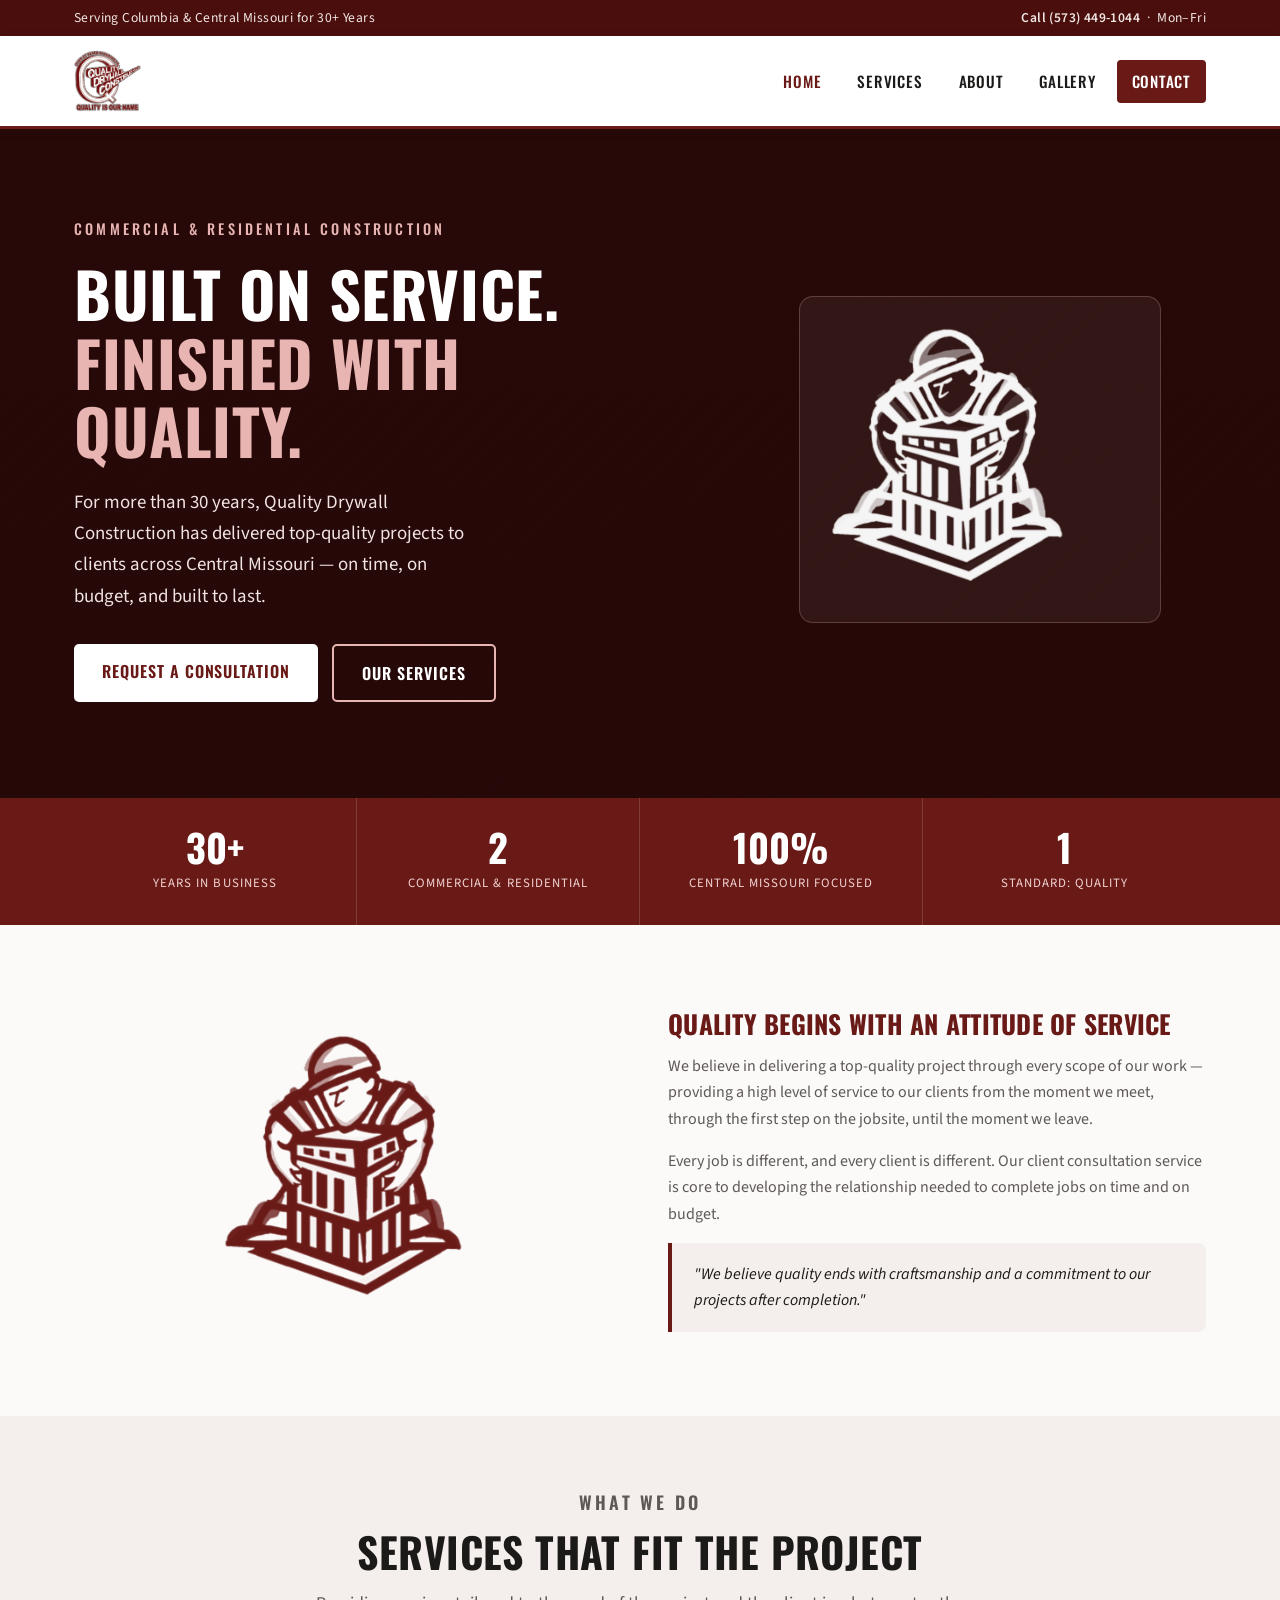
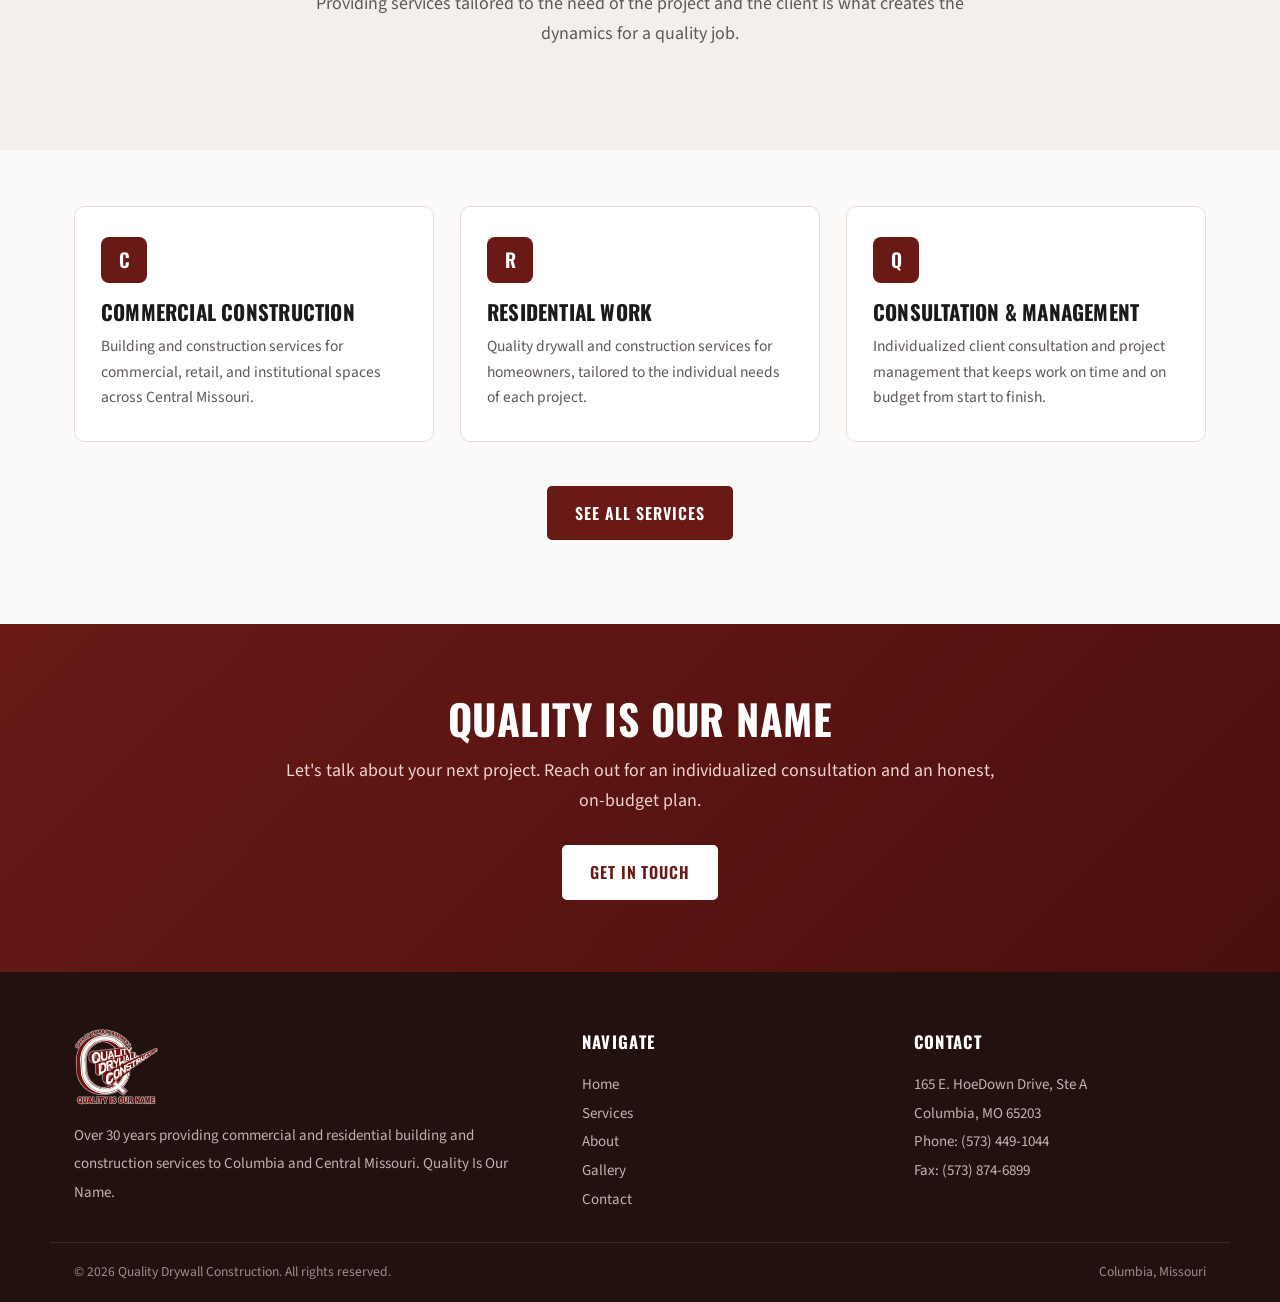
<file: index.html>
<!DOCTYPE html>
<html lang="en">
<head>
<meta charset="UTF-8">
<meta name="viewport" content="width=device-width, initial-scale=1.0">
<title>Quality Drywall Construction — Columbia, MO | Quality Is Our Name</title>
<meta name="description" content="Quality Drywall Construction in Columbia, MO. Over 30 years providing commercial and residential building and construction services in Central Missouri. Quality Is Our Name.">
<link rel="preconnect" href="https://fonts.googleapis.com">
<link rel="preconnect" href="https://fonts.gstatic.com" crossorigin>
<link href="https://fonts.googleapis.com/css2?family=Oswald:wght@400;500;600;700&family=Source+Sans+3:wght@400;500;600;700&display=swap" rel="stylesheet">
<link rel="stylesheet" href="css/styles.css">
</head>
<body>

<div class="topbar">
  <div class="wrap">
    <span>Serving Columbia &amp; Central Missouri for 30+ Years</span>
    <span><a href="tel:+15734491044">Call (573) 449-1044</a> &nbsp;·&nbsp; Mon–Fri</span>
  </div>
</div>

<header class="site">
  <div class="nav-wrap">
    <a href="index.html" class="brand-lockup">
      <img src="image/logo.png" alt="Quality Drywall Construction — Quality Is Our Name">
    </a>
    <button class="menu-toggle" aria-label="Menu"><span></span><span></span><span></span></button>
    <nav class="main" id="nav">
      <a href="index.html" class="active">Home</a>
      <a href="services.html">Services</a>
      <a href="about.html">About</a>
      <a href="gallery.html">Gallery</a>
      <a href="contact.html" class="cta">Contact</a>
    </nav>
  </div>
</header>

<section class="hero">
  <div class="wrap">
    <div class="hero-copy">
      <p class="eyebrow">Commercial &amp; Residential Construction</p>
      <h1>Built On Service.<span class="accent">Finished With Quality.</span></h1>
      <p class="lead">For more than 30 years, Quality Drywall Construction has delivered top-quality projects to clients across Central Missouri — on time, on budget, and built to last.</p>
      <div class="hero-cta">
        <a href="contact.html" class="btn btn-primary">Request a Consultation</a>
        <a href="services.html" class="btn btn-outline">Our Services</a>
      </div>
    </div>
    <div class="hero-mark">
      <div class="badge"><img class="invert" src="image/icon.png" alt=""></div>
    </div>
  </div>
</section>

<div class="stats">
  <div class="wrap">
    <div class="stat"><div class="num">30+</div><div class="lbl">Years in Business</div></div>
    <div class="stat"><div class="num">2</div><div class="lbl">Commercial &amp; Residential</div></div>
    <div class="stat"><div class="num">100%</div><div class="lbl">Central Missouri Focused</div></div>
    <div class="stat"><div class="num">1</div><div class="lbl">Standard: Quality</div></div>
  </div>
</div>

<section class="block">
  <div class="intro-grid">
    <div class="icon-col"><img src="image/icon.png" alt="Quality Drywall craftsman at work"></div>
    <div class="intro-copy">
      <h3>Quality Begins With an Attitude of Service</h3>
      <p>We believe in delivering a top-quality project through every scope of our work — providing a high level of service to our clients from the moment we meet, through the first step on the jobsite, until the moment we leave.</p>
      <p>Every job is different, and every client is different. Our client consultation service is core to developing the relationship needed to complete jobs on time and on budget.</p>
      <div class="creed">"We believe quality ends with craftsmanship and a commitment to our projects after completion."</div>
    </div>
  </div>
</section>

<div class="cta-band soft">
  <div class="wrap">
    <p class="kicker">What We Do</p>
    <h2>Services That Fit the Project</h2>
    <p>Providing services tailored to the need of the project and the client is what creates the dynamics for a quality job.</p>
  </div>
</div>

<section class="block" style="padding-top:56px;">
  <div class="svc-grid">
    <div class="svc-card"><span class="tag">C</span><h3>Commercial Construction</h3><p>Building and construction services for commercial, retail, and institutional spaces across Central Missouri.</p></div>
    <div class="svc-card"><span class="tag">R</span><h3>Residential Work</h3><p>Quality drywall and construction services for homeowners, tailored to the individual needs of each project.</p></div>
    <div class="svc-card"><span class="tag">Q</span><h3>Consultation &amp; Management</h3><p>Individualized client consultation and project management that keeps work on time and on budget from start to finish.</p></div>
  </div>
  <div style="text-align:center;margin-top:44px;">
    <a href="services.html" class="btn btn-brand">See All Services</a>
  </div>
</section>

<div class="cta-band">
  <div class="wrap">
    <h2>Quality Is Our Name</h2>
    <p>Let's talk about your next project. Reach out for an individualized consultation and an honest, on-budget plan.</p>
    <a href="contact.html" class="btn btn-primary">Get In Touch</a>
  </div>
</div>

<footer class="site">
  <div class="wrap">
    <div>
      <img src="image/logo.png" alt="Quality Drywall Construction" class="flogo">
      <p>Over 30 years providing commercial and residential building and construction services to Columbia and Central Missouri. Quality Is Our Name.</p>
    </div>
    <div>
      <h4>Navigate</h4>
      <ul><li><a href="index.html">Home</a></li><li><a href="services.html">Services</a></li><li><a href="about.html">About</a></li><li><a href="gallery.html">Gallery</a></li><li><a href="contact.html">Contact</a></li></ul>
    </div>
    <div>
      <h4>Contact</h4>
      <ul><li>165 E. HoeDown Drive, Ste A</li><li>Columbia, MO 65203</li><li><a href="tel:+15734491044">Phone: (573) 449-1044</a></li><li>Fax: (573) 874-6899</li></ul>
    </div>
  </div>
  <div class="footer-bottom">
    <span>&copy; <span id="yr"></span> Quality Drywall Construction. All rights reserved.</span>
    <span>Columbia, Missouri</span>
  </div>
</footer>

<script src="js/main.js"></script>
</body>
</html>
</file>
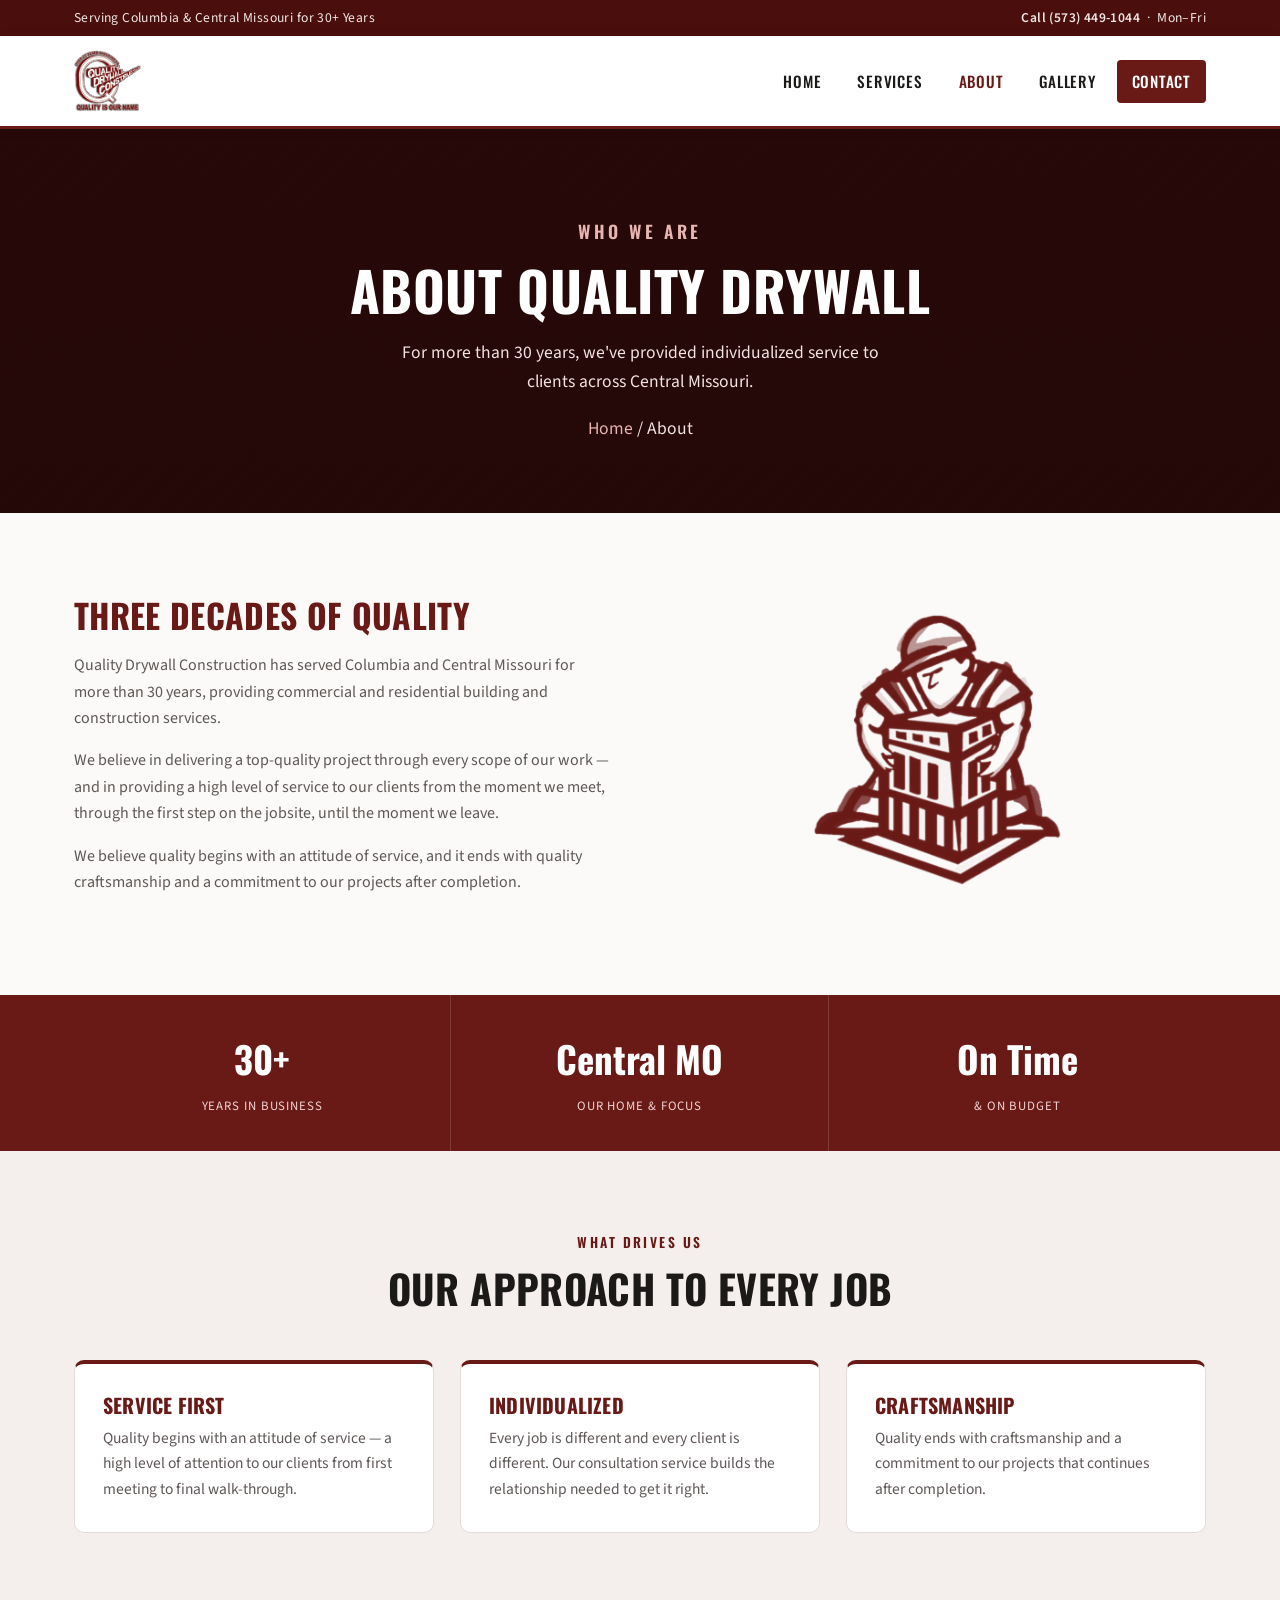
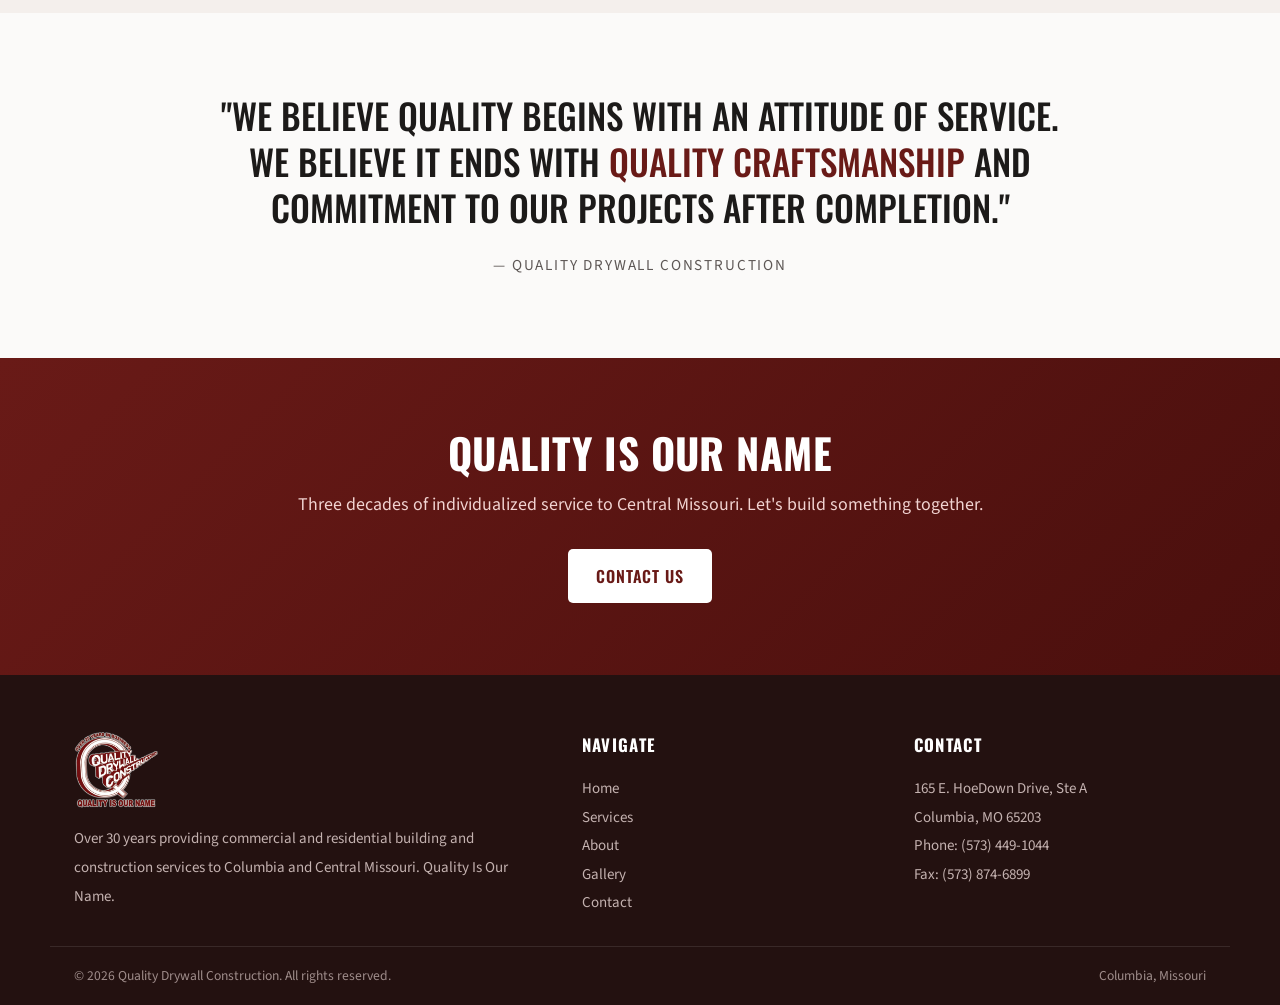
<file: about.html>
<!DOCTYPE html>
<html lang="en">
<head>
<meta charset="UTF-8">
<meta name="viewport" content="width=device-width, initial-scale=1.0">
<title>About — Quality Drywall Construction | Columbia, MO</title>
<meta name="description" content="Quality Drywall Construction has served Central Missouri for over 30 years. Learn about our philosophy of service, craftsmanship, and individualized client relationships.">
<link rel="preconnect" href="https://fonts.googleapis.com">
<link rel="preconnect" href="https://fonts.gstatic.com" crossorigin>
<link href="https://fonts.googleapis.com/css2?family=Oswald:wght@400;500;600;700&family=Source+Sans+3:wght@400;500;600;700&display=swap" rel="stylesheet">
<link rel="stylesheet" href="css/styles.css">
</head>
<body>

<div class="topbar"><div class="wrap"><span>Serving Columbia &amp; Central Missouri for 30+ Years</span><span><a href="tel:+15734491044">Call (573) 449-1044</a> &nbsp;·&nbsp; Mon–Fri</span></div></div>

<header class="site">
  <div class="nav-wrap">
    <a href="index.html" class="brand-lockup"><img src="image/logo.png" alt="Quality Drywall Construction — Quality Is Our Name"></a>
    <button class="menu-toggle" aria-label="Menu"><span></span><span></span><span></span></button>
    <nav class="main" id="nav">
      <a href="index.html">Home</a>
      <a href="services.html">Services</a>
      <a href="about.html" class="active">About</a>
      <a href="gallery.html">Gallery</a>
      <a href="contact.html" class="cta">Contact</a>
    </nav>
  </div>
</header>

<section class="pagehead">
  <p class="kicker">Who We Are</p>
  <h1>About Quality Drywall</h1>
  <p>For more than 30 years, we've provided individualized service to clients across Central Missouri.</p>
  <p class="crumbs"><a href="index.html">Home</a> / About</p>
</section>

<section class="block">
  <div class="story">
    <div>
      <h2>Three Decades of Quality</h2>
      <p>Quality Drywall Construction has served Columbia and Central Missouri for more than 30 years, providing commercial and residential building and construction services.</p>
      <p>We believe in delivering a top-quality project through every scope of our work — and in providing a high level of service to our clients from the moment we meet, through the first step on the jobsite, until the moment we leave.</p>
      <p>We believe quality begins with an attitude of service, and it ends with quality craftsmanship and a commitment to our projects after completion.</p>
    </div>
    <div class="icon-col"><img src="image/icon.png" alt="Quality Drywall craftsman at work"></div>
  </div>
</section>

<div class="factbar">
  <div class="wrap">
    <div class="fact"><div class="num">30+</div><div class="lbl">Years in Business</div></div>
    <div class="fact"><div class="num">Central MO</div><div class="lbl">Our Home &amp; Focus</div></div>
    <div class="fact"><div class="num">On Time</div><div class="lbl">&amp; On Budget</div></div>
  </div>
</div>

<div class="values">
  <div class="inner">
    <div class="values-head">
      <p class="kicker">What Drives Us</p>
      <h2>Our Approach to Every Job</h2>
    </div>
    <div class="vgrid">
      <div class="vcard"><h3>Service First</h3><p>Quality begins with an attitude of service — a high level of attention to our clients from first meeting to final walk-through.</p></div>
      <div class="vcard"><h3>Individualized</h3><p>Every job is different and every client is different. Our consultation service builds the relationship needed to get it right.</p></div>
      <div class="vcard"><h3>Craftsmanship</h3><p>Quality ends with craftsmanship and a commitment to our projects that continues after completion.</p></div>
    </div>
  </div>
</div>

<div class="creed-band">
  <blockquote>"We believe quality begins with an attitude of service. We believe it ends with <span class="hl">quality craftsmanship</span> and commitment to our projects after completion."</blockquote>
  <cite>— Quality Drywall Construction</cite>
</div>

<div class="cta-band">
  <div class="wrap">
    <h2>Quality Is Our Name</h2>
    <p>Three decades of individualized service to Central Missouri. Let's build something together.</p>
    <a href="contact.html" class="btn btn-primary">Contact Us</a>
  </div>
</div>

<footer class="site">
  <div class="wrap">
    <div><img src="image/logo.png" alt="Quality Drywall Construction" class="flogo"><p>Over 30 years providing commercial and residential building and construction services to Columbia and Central Missouri. Quality Is Our Name.</p></div>
    <div><h4>Navigate</h4><ul><li><a href="index.html">Home</a></li><li><a href="services.html">Services</a></li><li><a href="about.html">About</a></li><li><a href="gallery.html">Gallery</a></li><li><a href="contact.html">Contact</a></li></ul></div>
    <div><h4>Contact</h4><ul><li>165 E. HoeDown Drive, Ste A</li><li>Columbia, MO 65203</li><li><a href="tel:+15734491044">Phone: (573) 449-1044</a></li><li>Fax: (573) 874-6899</li></ul></div>
  </div>
  <div class="footer-bottom"><span>&copy; <span id="yr"></span> Quality Drywall Construction. All rights reserved.</span><span>Columbia, Missouri</span></div>
</footer>

<script src="js/main.js"></script>
</body>
</html>
</file>
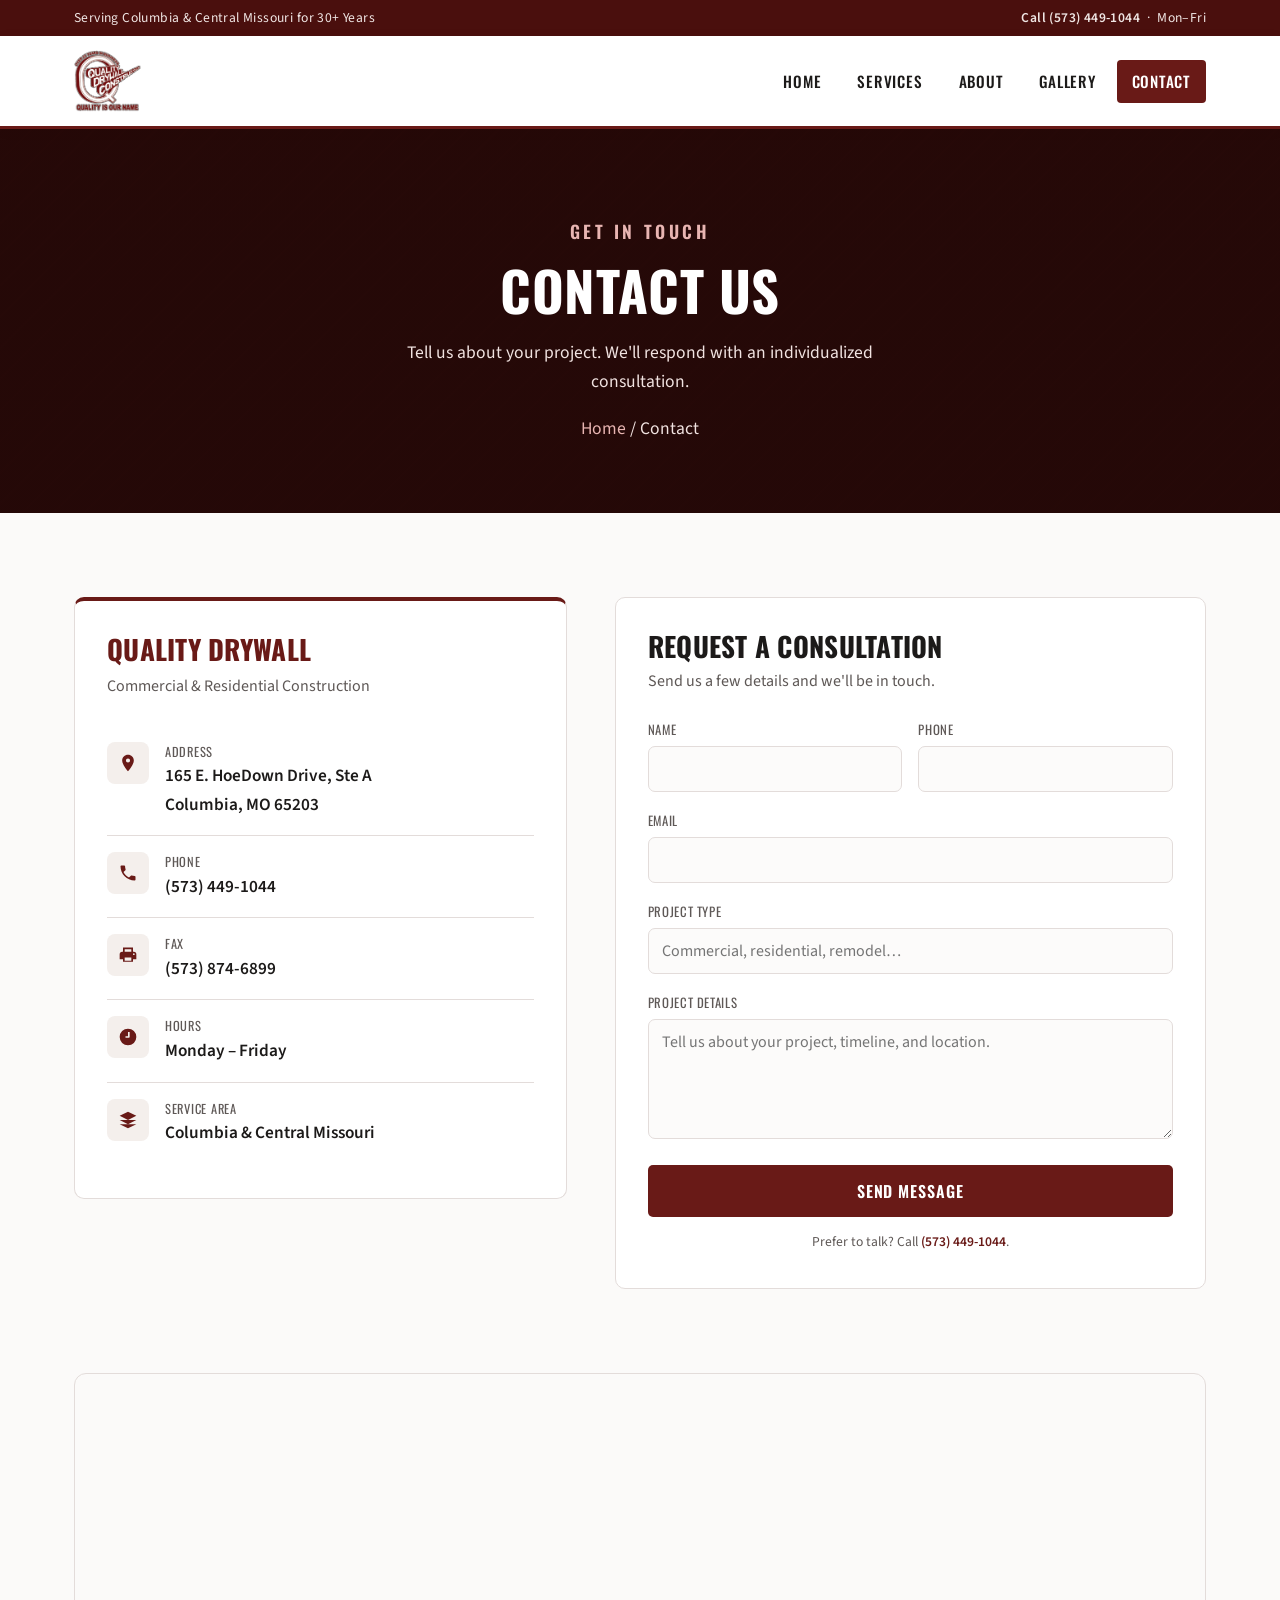
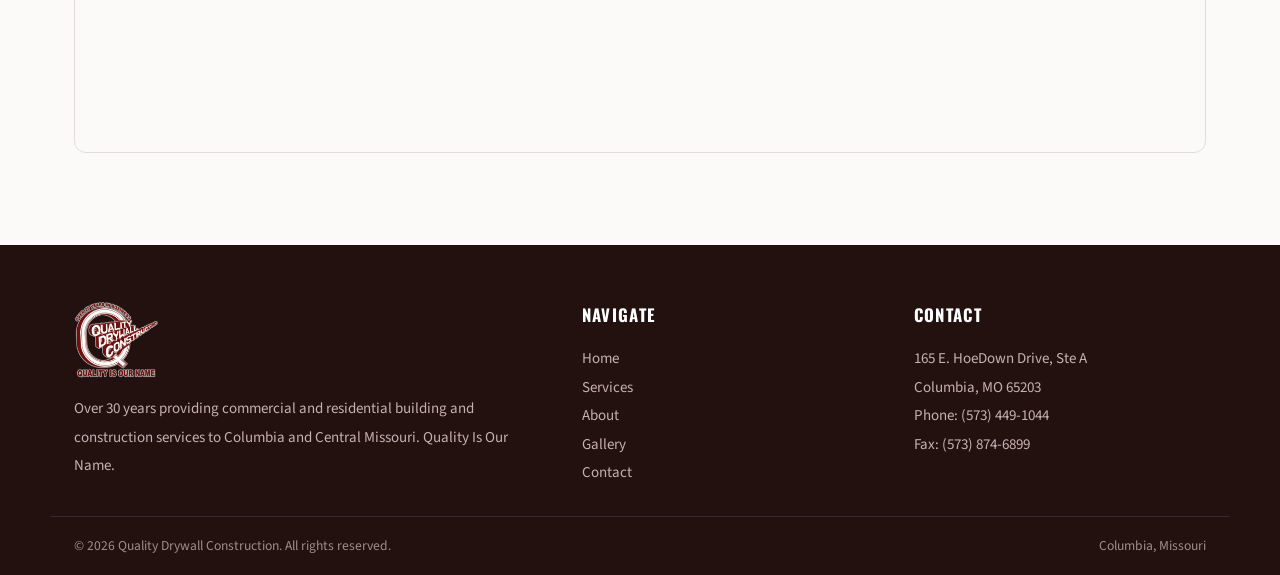
<file: contact.html>
<!DOCTYPE html>
<html lang="en">
<head>
<meta charset="UTF-8">
<meta name="viewport" content="width=device-width, initial-scale=1.0">
<title>Contact — Quality Drywall Construction | Columbia, MO</title>
<meta name="description" content="Contact Quality Drywall Construction in Columbia, MO. Call (573) 449-1044. 165 E. HoeDown Drive, Ste A, Columbia, MO 65203. Serving Central Missouri.">
<link rel="preconnect" href="https://fonts.googleapis.com">
<link rel="preconnect" href="https://fonts.gstatic.com" crossorigin>
<link href="https://fonts.googleapis.com/css2?family=Oswald:wght@400;500;600;700&family=Source+Sans+3:wght@400;500;600;700&display=swap" rel="stylesheet">
<link rel="stylesheet" href="css/styles.css">
</head>
<body>

<div class="topbar"><div class="wrap"><span>Serving Columbia &amp; Central Missouri for 30+ Years</span><span><a href="tel:+15734491044">Call (573) 449-1044</a> &nbsp;·&nbsp; Mon–Fri</span></div></div>

<header class="site">
  <div class="nav-wrap">
    <a href="index.html" class="brand-lockup"><img src="image/logo.png" alt="Quality Drywall Construction — Quality Is Our Name"></a>
    <button class="menu-toggle" aria-label="Menu"><span></span><span></span><span></span></button>
    <nav class="main" id="nav">
      <a href="index.html">Home</a>
      <a href="services.html">Services</a>
      <a href="about.html">About</a>
      <a href="gallery.html">Gallery</a>
      <a href="contact.html" class="cta active">Contact</a>
    </nav>
  </div>
</header>

<section class="pagehead">
  <p class="kicker">Get In Touch</p>
  <h1>Contact Us</h1>
  <p>Tell us about your project. We'll respond with an individualized consultation.</p>
  <p class="crumbs"><a href="index.html">Home</a> / Contact</p>
</section>

<section class="block">
  <div class="contact-grid">
    <div class="info-card">
      <h2>Quality Drywall</h2>
      <p class="tag">Commercial &amp; Residential Construction</p>

      <div class="info-item">
        <div class="ic"><svg viewBox="0 0 24 24"><path d="M12 2C8.1 2 5 5.1 5 9c0 5.2 7 13 7 13s7-7.8 7-13c0-3.9-3.1-7-7-7zm0 9.5A2.5 2.5 0 1 1 12 6.5a2.5 2.5 0 0 1 0 5z"/></svg></div>
        <div><div class="label">Address</div><div class="val">165 E. HoeDown Drive, Ste A<br>Columbia, MO 65203</div></div>
      </div>

      <div class="info-item">
        <div class="ic"><svg viewBox="0 0 24 24"><path d="M6.6 10.8c1.4 2.8 3.8 5.1 6.6 6.6l2.2-2.2c.3-.3.7-.4 1-.2 1.1.4 2.3.6 3.6.6.6 0 1 .4 1 1V20c0 .6-.4 1-1 1C10.6 21 3 13.4 3 4c0-.6.4-1 1-1h3.5c.6 0 1 .4 1 1 0 1.2.2 2.4.6 3.6.1.4 0 .8-.2 1l-2.3 2.2z"/></svg></div>
        <div><div class="label">Phone</div><div class="val"><a href="tel:+15734491044">(573) 449-1044</a></div></div>
      </div>

      <div class="info-item">
        <div class="ic"><svg viewBox="0 0 24 24"><path d="M19 8h-1V3H6v5H5a3 3 0 0 0-3 3v6h4v3h12v-3h4v-6a3 3 0 0 0-3-3zM8 5h8v3H8V5zm8 14H8v-4h8v4zm3-7a1 1 0 1 1 0-2 1 1 0 0 1 0 2z"/></svg></div>
        <div><div class="label">Fax</div><div class="val">(573) 874-6899</div></div>
      </div>

      <div class="info-item">
        <div class="ic"><svg viewBox="0 0 24 24"><path d="M12 2a10 10 0 1 0 0 20 10 10 0 0 0 0-20zm1 11h-4v-2h3V6h2v6a1 1 0 0 1-1 1z"/></svg></div>
        <div><div class="label">Hours</div><div class="val">Monday – Friday</div></div>
      </div>

      <div class="info-item">
        <div class="ic"><svg viewBox="0 0 24 24"><path d="M12 2 2 7l10 5 10-5-10-5zM2 17l10 5 10-5M2 12l10 5 10-5"/></svg></div>
        <div><div class="label">Service Area</div><div class="val">Columbia &amp; Central Missouri</div></div>
      </div>
    </div>

    <div class="form-card">
      <h2>Request a Consultation</h2>
      <p class="tag">Send us a few details and we'll be in touch.</p>
      <form name="contact" method="POST" data-netlify="true" netlify-honeypot="bot-field" action="/thanks.html">
        <input type="hidden" name="form-name" value="contact">
        <p class="hp"><label>Don't fill this out: <input name="bot-field"></label></p>
        <div class="two">
          <div class="field"><label for="name">Name</label><input type="text" id="name" name="name" required></div>
          <div class="field"><label for="phone">Phone</label><input type="tel" id="phone" name="phone"></div>
        </div>
        <div class="field"><label for="email">Email</label><input type="email" id="email" name="email" required></div>
        <div class="field"><label for="ptype">Project Type</label><input type="text" id="ptype" name="project_type" placeholder="Commercial, residential, remodel…"></div>
        <div class="field"><label for="msg">Project Details</label><textarea id="msg" name="message" placeholder="Tell us about your project, timeline, and location."></textarea></div>
        <button type="submit" class="btn btn-brand" style="width:100%;">Send Message</button>
        <p class="form-foot">Prefer to talk? Call <a href="tel:+15734491044" style="color:var(--brand);font-weight:600;">(573) 449-1044</a>.</p>
      </form>
    </div>
  </div>
</section>

<div class="map-band">
  <iframe
    title="Quality Drywall Construction location"
    src="https://www.google.com/maps?q=165+E+HoeDown+Dr,+Columbia,+MO+65203&output=embed"
    loading="lazy" referrerpolicy="no-referrer-when-downgrade"></iframe>
</div>

<footer class="site">
  <div class="wrap">
    <div><img src="image/logo.png" alt="Quality Drywall Construction" class="flogo"><p>Over 30 years providing commercial and residential building and construction services to Columbia and Central Missouri. Quality Is Our Name.</p></div>
    <div><h4>Navigate</h4><ul><li><a href="index.html">Home</a></li><li><a href="services.html">Services</a></li><li><a href="about.html">About</a></li><li><a href="gallery.html">Gallery</a></li><li><a href="contact.html">Contact</a></li></ul></div>
    <div><h4>Contact</h4><ul><li>165 E. HoeDown Drive, Ste A</li><li>Columbia, MO 65203</li><li><a href="tel:+15734491044">Phone: (573) 449-1044</a></li><li>Fax: (573) 874-6899</li></ul></div>
  </div>
  <div class="footer-bottom"><span>&copy; <span id="yr"></span> Quality Drywall Construction. All rights reserved.</span><span>Columbia, Missouri</span></div>
</footer>

<script src="js/main.js"></script>
</body>
</html>
</file>
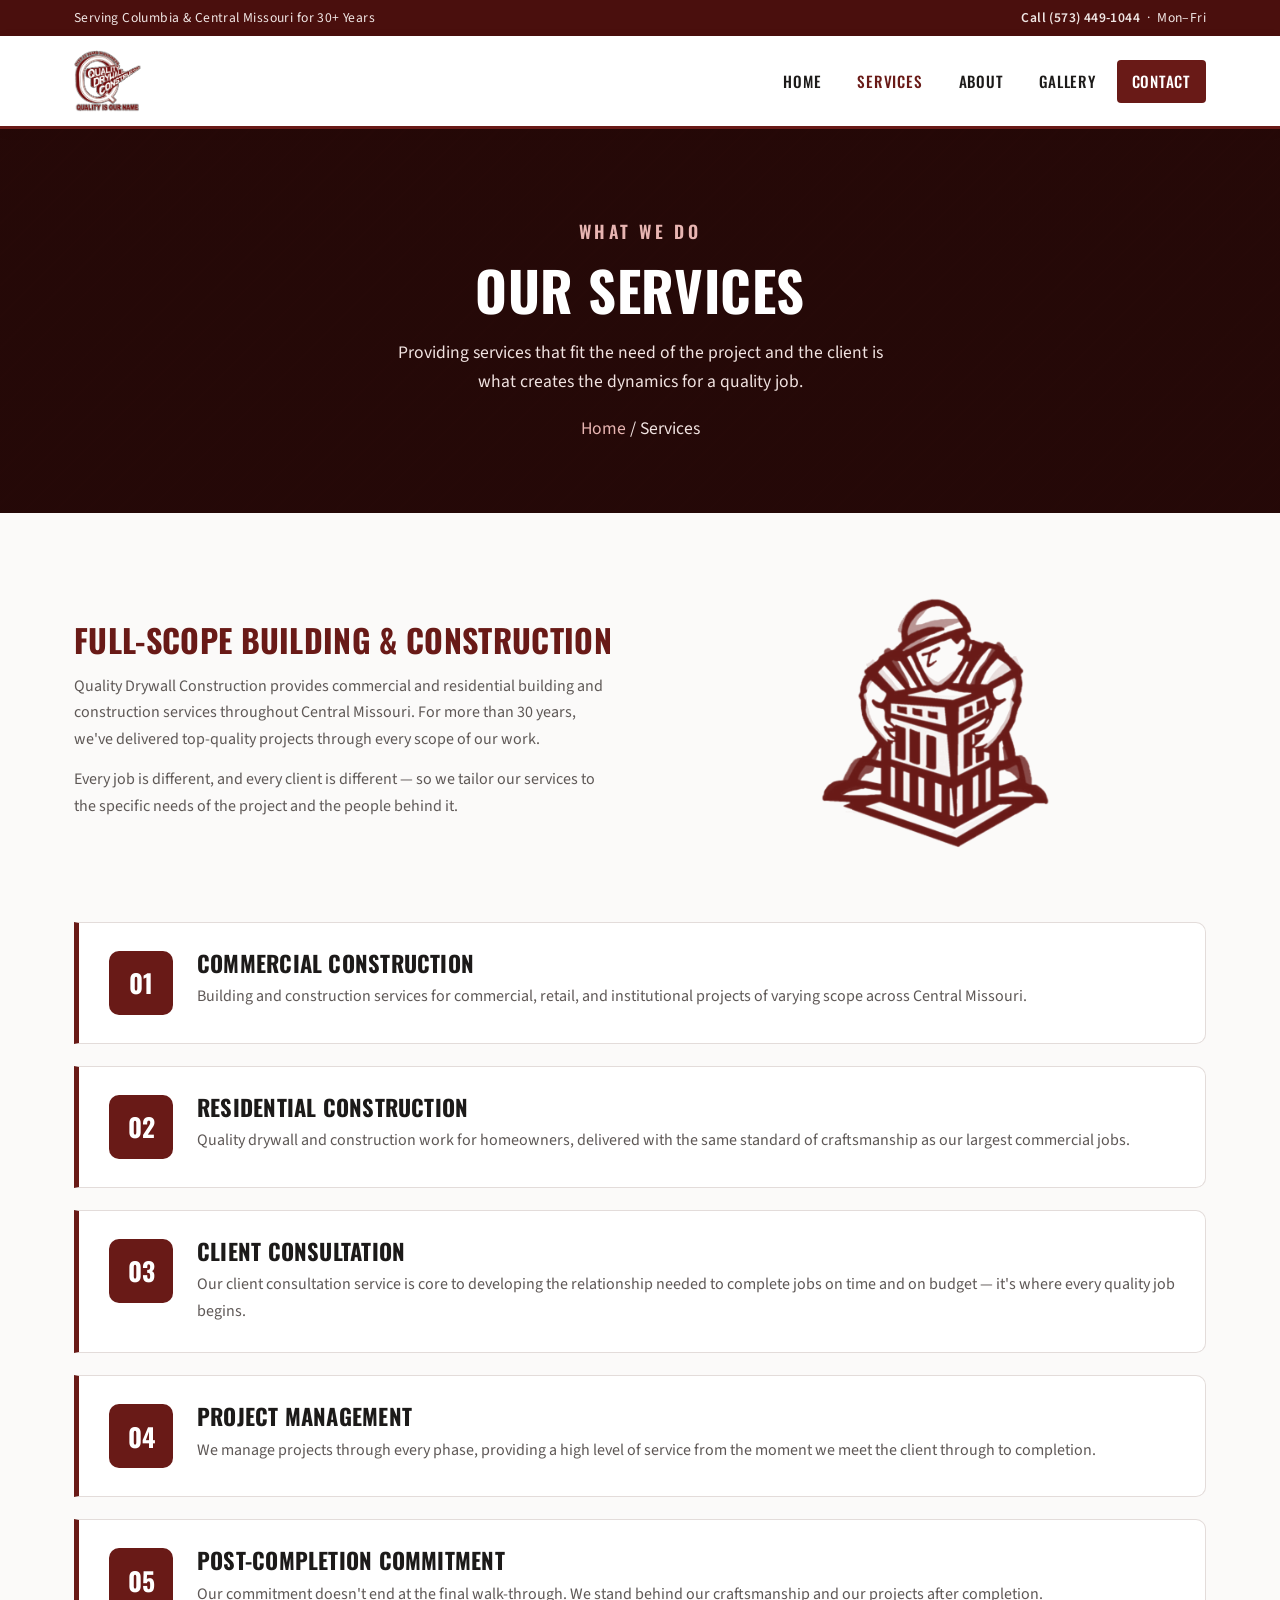
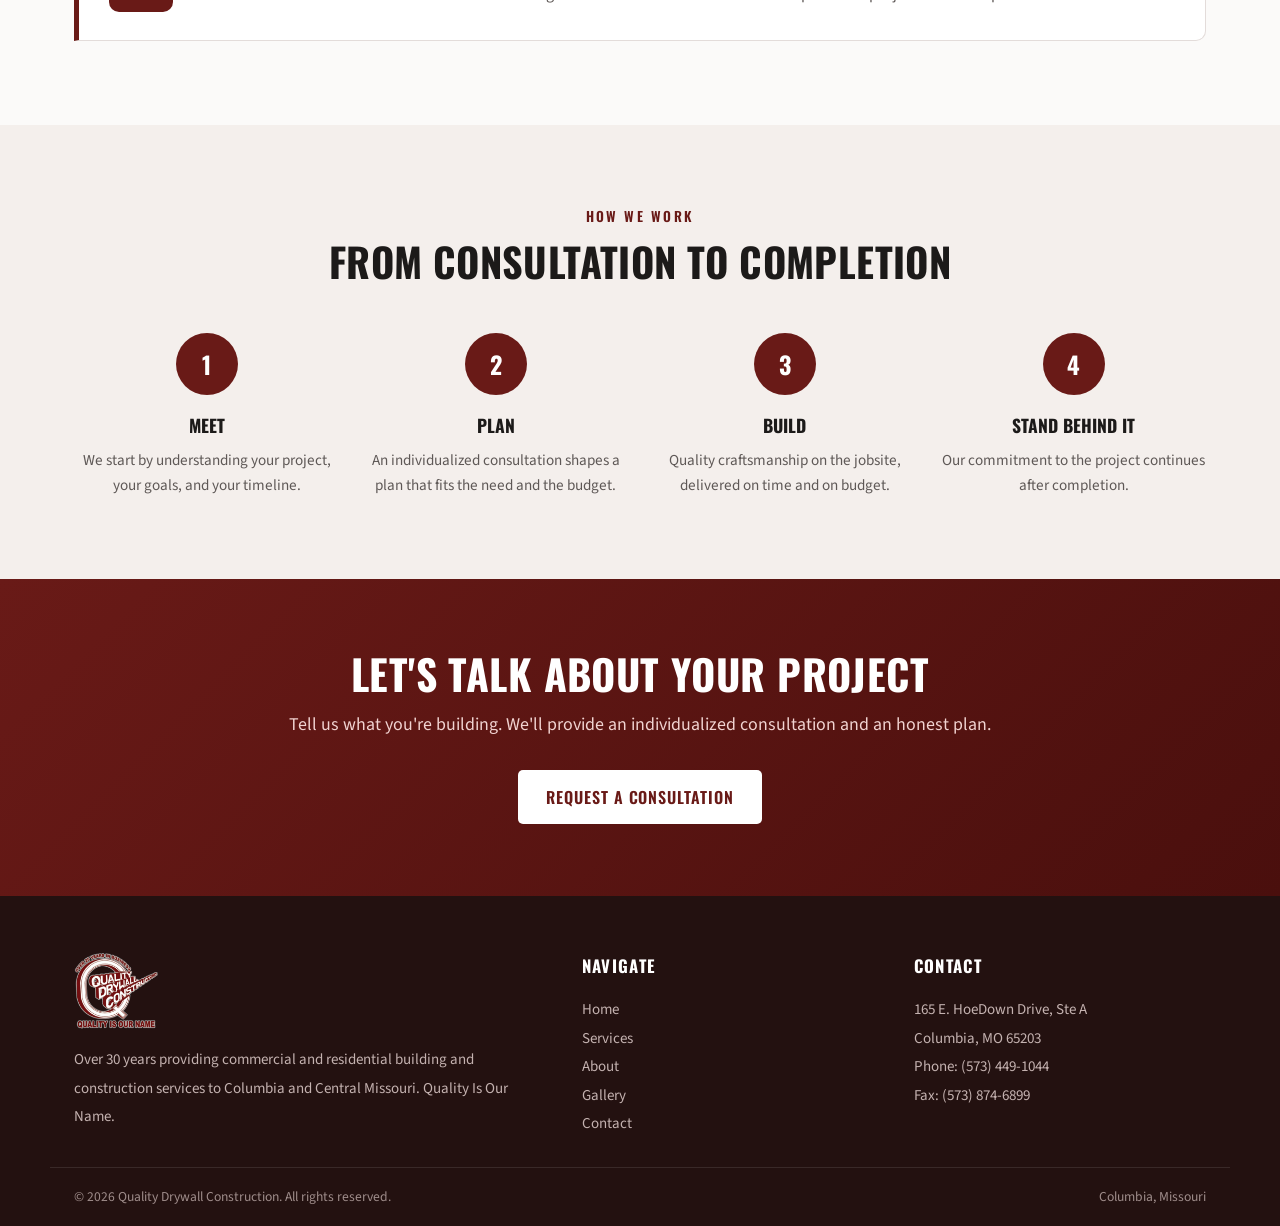
<file: services.html>
<!DOCTYPE html>
<html lang="en">
<head>
<meta charset="UTF-8">
<meta name="viewport" content="width=device-width, initial-scale=1.0">
<title>Services — Quality Drywall Construction | Columbia, MO</title>
<meta name="description" content="Commercial and residential drywall and construction services from Quality Drywall Construction in Columbia, MO. Consultation, project management, and quality craftsmanship across Central Missouri.">
<link rel="preconnect" href="https://fonts.googleapis.com">
<link rel="preconnect" href="https://fonts.gstatic.com" crossorigin>
<link href="https://fonts.googleapis.com/css2?family=Oswald:wght@400;500;600;700&family=Source+Sans+3:wght@400;500;600;700&display=swap" rel="stylesheet">
<link rel="stylesheet" href="css/styles.css">
</head>
<body>

<div class="topbar"><div class="wrap"><span>Serving Columbia &amp; Central Missouri for 30+ Years</span><span><a href="tel:+15734491044">Call (573) 449-1044</a> &nbsp;·&nbsp; Mon–Fri</span></div></div>

<header class="site">
  <div class="nav-wrap">
    <a href="index.html" class="brand-lockup"><img src="image/logo.png" alt="Quality Drywall Construction — Quality Is Our Name"></a>
    <button class="menu-toggle" aria-label="Menu"><span></span><span></span><span></span></button>
    <nav class="main" id="nav">
      <a href="index.html">Home</a>
      <a href="services.html" class="active">Services</a>
      <a href="about.html">About</a>
      <a href="gallery.html">Gallery</a>
      <a href="contact.html" class="cta">Contact</a>
    </nav>
  </div>
</header>

<section class="pagehead">
  <p class="kicker">What We Do</p>
  <h1>Our Services</h1>
  <p>Providing services that fit the need of the project and the client is what creates the dynamics for a quality job.</p>
  <p class="crumbs"><a href="index.html">Home</a> / Services</p>
</section>

<section class="block">
  <div class="lead-row">
    <div class="intro">
      <h2>Full-Scope Building &amp; Construction</h2>
      <p>Quality Drywall Construction provides commercial and residential building and construction services throughout Central Missouri. For more than 30 years, we've delivered top-quality projects through every scope of our work.</p>
      <p>Every job is different, and every client is different — so we tailor our services to the specific needs of the project and the people behind it.</p>
    </div>
    <div class="icon-col"><img src="image/icon.png" alt="Quality Drywall craftsman"></div>
  </div>

  <div class="svc-list">
    <div class="svc-row"><div class="num">01</div><div><h3>Commercial Construction</h3><p>Building and construction services for commercial, retail, and institutional projects of varying scope across Central Missouri.</p></div></div>
    <div class="svc-row"><div class="num">02</div><div><h3>Residential Construction</h3><p>Quality drywall and construction work for homeowners, delivered with the same standard of craftsmanship as our largest commercial jobs.</p></div></div>
    <div class="svc-row"><div class="num">03</div><div><h3>Client Consultation</h3><p>Our client consultation service is core to developing the relationship needed to complete jobs on time and on budget — it's where every quality job begins.</p></div></div>
    <div class="svc-row"><div class="num">04</div><div><h3>Project Management</h3><p>We manage projects through every phase, providing a high level of service from the moment we meet the client through to completion.</p></div></div>
    <div class="svc-row"><div class="num">05</div><div><h3>Post-Completion Commitment</h3><p>Our commitment doesn't end at the final walk-through. We stand behind our craftsmanship and our projects after completion.</p></div></div>
  </div>
</section>

<div class="process">
  <div class="inner">
    <div class="process-head">
      <p class="kicker">How We Work</p>
      <h2>From Consultation to Completion</h2>
    </div>
    <div class="steps">
      <div class="step"><div class="circle">1</div><h4>Meet</h4><p>We start by understanding your project, your goals, and your timeline.</p></div>
      <div class="step"><div class="circle">2</div><h4>Plan</h4><p>An individualized consultation shapes a plan that fits the need and the budget.</p></div>
      <div class="step"><div class="circle">3</div><h4>Build</h4><p>Quality craftsmanship on the jobsite, delivered on time and on budget.</p></div>
      <div class="step"><div class="circle">4</div><h4>Stand Behind It</h4><p>Our commitment to the project continues after completion.</p></div>
    </div>
  </div>
</div>

<div class="cta-band">
  <div class="wrap">
    <h2>Let's Talk About Your Project</h2>
    <p>Tell us what you're building. We'll provide an individualized consultation and an honest plan.</p>
    <a href="contact.html" class="btn btn-primary">Request a Consultation</a>
  </div>
</div>

<footer class="site">
  <div class="wrap">
    <div><img src="image/logo.png" alt="Quality Drywall Construction" class="flogo"><p>Over 30 years providing commercial and residential building and construction services to Columbia and Central Missouri. Quality Is Our Name.</p></div>
    <div><h4>Navigate</h4><ul><li><a href="index.html">Home</a></li><li><a href="services.html">Services</a></li><li><a href="about.html">About</a></li><li><a href="gallery.html">Gallery</a></li><li><a href="contact.html">Contact</a></li></ul></div>
    <div><h4>Contact</h4><ul><li>165 E. HoeDown Drive, Ste A</li><li>Columbia, MO 65203</li><li><a href="tel:+15734491044">Phone: (573) 449-1044</a></li><li>Fax: (573) 874-6899</li></ul></div>
  </div>
  <div class="footer-bottom"><span>&copy; <span id="yr"></span> Quality Drywall Construction. All rights reserved.</span><span>Columbia, Missouri</span></div>
</footer>

<script src="js/main.js"></script>
</body>
</html>
</file>
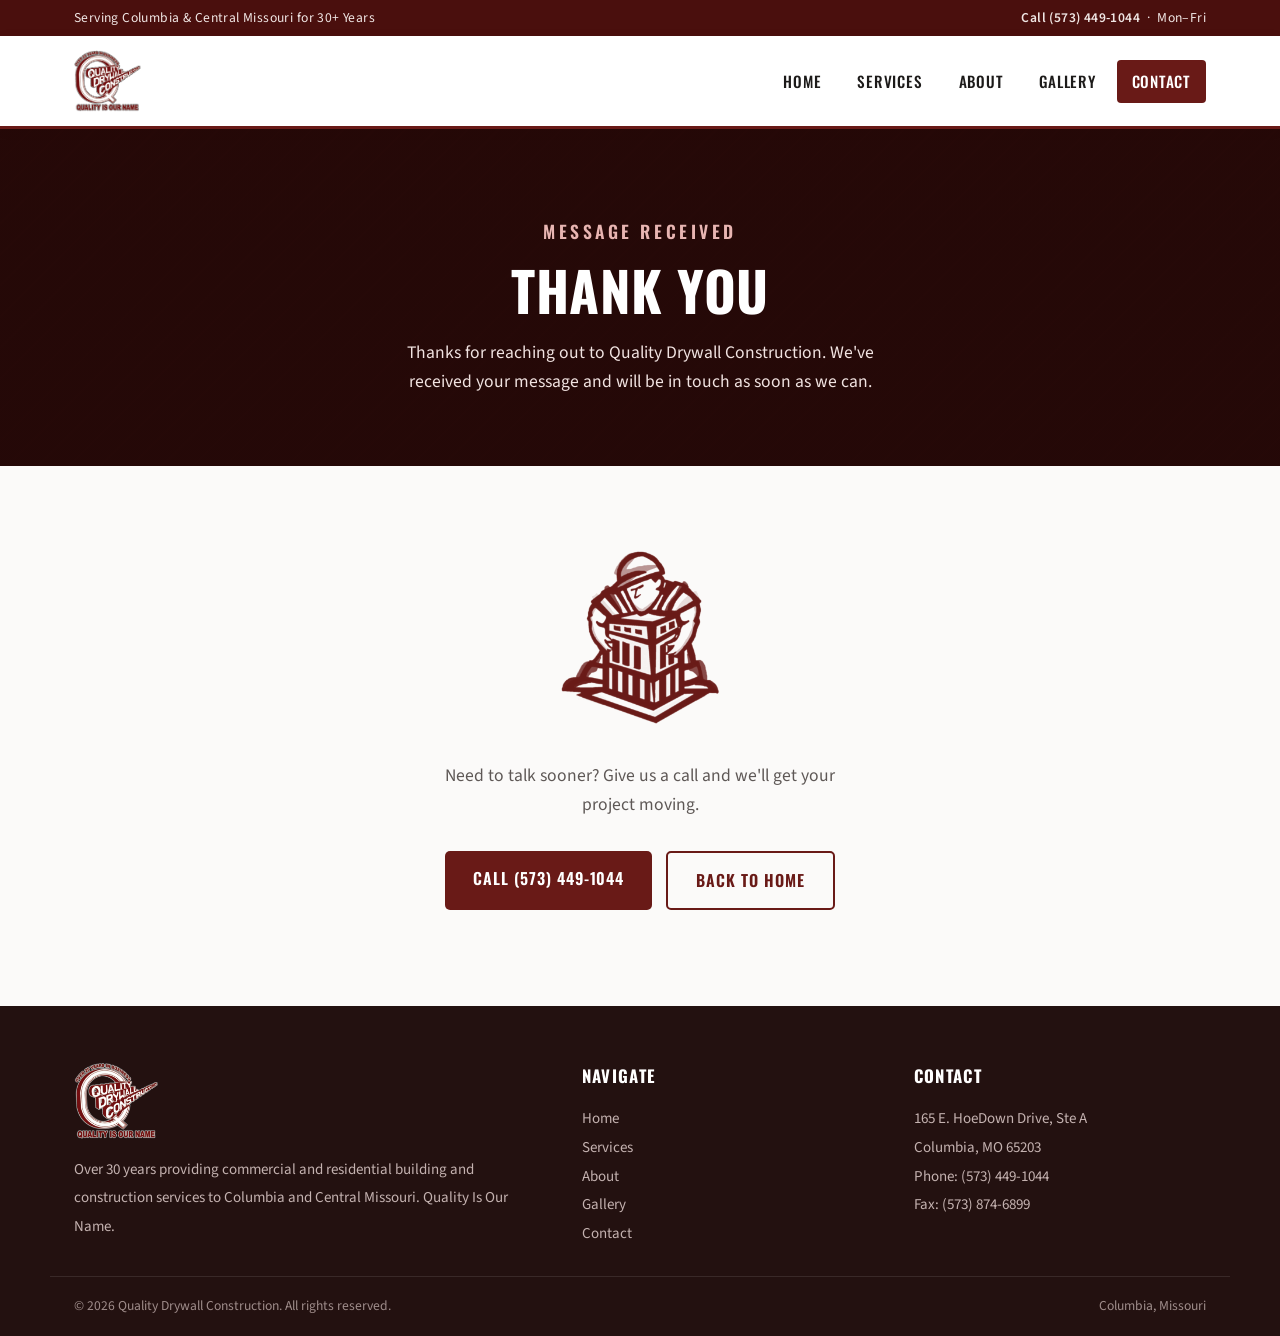
<file: thanks.html>
<!DOCTYPE html>
<html lang="en">
<head>
<meta charset="UTF-8">
<meta name="viewport" content="width=device-width, initial-scale=1.0">
<title>Thank You — Quality Drywall Construction | Columbia, MO</title>
<meta name="description" content="Thank you for contacting Quality Drywall Construction. We'll be in touch shortly.">
<meta name="robots" content="noindex">
<link rel="preconnect" href="https://fonts.googleapis.com">
<link rel="preconnect" href="https://fonts.gstatic.com" crossorigin>
<link href="https://fonts.googleapis.com/css2?family=Oswald:wght@400;500;600;700&family=Source+Sans+3:wght@400;500;600;700&display=swap" rel="stylesheet">
<link rel="stylesheet" href="css/styles.css">
</head>
<body>

<div class="topbar"><div class="wrap"><span>Serving Columbia &amp; Central Missouri for 30+ Years</span><span><a href="tel:+15734491044">Call (573) 449-1044</a> &nbsp;·&nbsp; Mon–Fri</span></div></div>

<header class="site">
  <div class="nav-wrap">
    <a href="index.html" class="brand-lockup"><img src="image/logo.png" alt="Quality Drywall Construction — Quality Is Our Name"></a>
    <button class="menu-toggle" aria-label="Menu"><span></span><span></span><span></span></button>
    <nav class="main" id="nav">
      <a href="index.html">Home</a>
      <a href="services.html">Services</a>
      <a href="about.html">About</a>
      <a href="gallery.html">Gallery</a>
      <a href="contact.html" class="cta">Contact</a>
    </nav>
  </div>
</header>

<section class="pagehead">
  <p class="kicker">Message Received</p>
  <h1>Thank You</h1>
  <p>Thanks for reaching out to Quality Drywall Construction. We've received your message and will be in touch as soon as we can.</p>
</section>

<section class="block" style="text-align:center;padding-bottom:96px;">
  <img src="image/icon.png" alt="Quality Drywall craftsman" style="width:160px;margin:0 auto 30px;">
  <p style="color:var(--muted);font-size:1.1rem;max-width:48ch;margin:0 auto 32px;">Need to talk sooner? Give us a call and we'll get your project moving.</p>
  <div style="display:flex;gap:14px;justify-content:center;flex-wrap:wrap;">
    <a href="tel:+15734491044" class="btn btn-brand">Call (573) 449-1044</a>
    <a href="index.html" class="btn" style="border:2px solid var(--brand);color:var(--brand);">Back to Home</a>
  </div>
</section>

<footer class="site">
  <div class="wrap">
    <div><img src="image/logo.png" alt="Quality Drywall Construction" class="flogo"><p>Over 30 years providing commercial and residential building and construction services to Columbia and Central Missouri. Quality Is Our Name.</p></div>
    <div><h4>Navigate</h4><ul><li><a href="index.html">Home</a></li><li><a href="services.html">Services</a></li><li><a href="about.html">About</a></li><li><a href="gallery.html">Gallery</a></li><li><a href="contact.html">Contact</a></li></ul></div>
    <div><h4>Contact</h4><ul><li>165 E. HoeDown Drive, Ste A</li><li>Columbia, MO 65203</li><li><a href="tel:+15734491044">Phone: (573) 449-1044</a></li><li>Fax: (573) 874-6899</li></ul></div>
  </div>
  <div class="footer-bottom"><span>&copy; <span id="yr"></span> Quality Drywall Construction. All rights reserved.</span><span>Columbia, Missouri</span></div>
</footer>

<script src="js/main.js"></script>
</body>
</html>
</file>
<file: css/styles.css>
/* ===========================================================
   Quality Drywall Construction — shared stylesheet
   Brand: #691A17  ·  Quality Is Our Name
   =========================================================== */

:root{
  --brand:#691A17;
  --brand-dark:#4A0F0D;
  --brand-light:#8B2C28;
  --ink:#1C1A19;
  --muted:#5E5856;
  --line:#E3DCDA;
  --bg:#FBFAF9;
  --panel:#FFFFFF;
  --warm:#F4EFEC;
}

*{box-sizing:border-box;margin:0;padding:0;}
html{scroll-behavior:smooth;}
body{
  font-family:'Source Sans 3',-apple-system,sans-serif;
  color:var(--ink);
  background:var(--bg);
  line-height:1.65;
  -webkit-font-smoothing:antialiased;
}
h1,h2,h3,.display{font-family:'Oswald',sans-serif;letter-spacing:0.01em;line-height:1.1;}
a{color:inherit;text-decoration:none;}
img{max-width:100%;display:block;}

/* ---- Top bar ---- */
.topbar{background:var(--brand-dark);color:#F0E6E4;font-size:0.85rem;letter-spacing:0.03em;}
.topbar .wrap{
  max-width:1180px;margin:0 auto;padding:7px 24px;
  display:flex;justify-content:space-between;align-items:center;gap:16px;flex-wrap:wrap;
}
.topbar a{color:#F0E6E4;font-weight:600;}
.topbar a:hover{color:#fff;}

/* ---- Header / nav ---- */
header.site{
  background:var(--panel);border-bottom:3px solid var(--brand);
  position:sticky;top:0;z-index:50;box-shadow:0 2px 12px rgba(0,0,0,0.05);
}
.nav-wrap{
  max-width:1180px;margin:0 auto;padding:14px 24px;
  display:flex;align-items:center;justify-content:space-between;gap:20px;position:relative;
}
.brand-lockup{display:flex;align-items:center;gap:14px;}
.brand-lockup img{height:62px;width:auto;}
nav.main{display:flex;gap:6px;align-items:center;flex-wrap:wrap;}
nav.main a{
  font-family:'Oswald',sans-serif;font-weight:500;text-transform:uppercase;
  font-size:0.95rem;letter-spacing:0.05em;padding:9px 15px;border-radius:4px;
  color:var(--ink);transition:background .15s,color .15s;
}
nav.main a:hover{background:var(--warm);color:var(--brand);}
nav.main a.active{color:var(--brand);}
nav.main a.cta{background:var(--brand);color:#fff;}
nav.main a.cta:hover{background:var(--brand-light);color:#fff;}
.menu-toggle{display:none;background:none;border:none;cursor:pointer;padding:8px;}
.menu-toggle span{display:block;width:26px;height:3px;background:var(--brand);margin:5px 0;border-radius:2px;}

/* ---- Hero (home) ---- */
.hero{
  position:relative;color:#fff;overflow:hidden;
  background:
    linear-gradient(rgba(35,8,7,0.82),rgba(35,8,7,0.88)),
    repeating-linear-gradient(135deg,#3a0f0d 0px,#3a0f0d 2px,#330d0b 2px,#330d0b 22px);
}
.hero .wrap{
  max-width:1180px;margin:0 auto;padding:88px 24px 96px;
  display:grid;grid-template-columns:1.4fr 1fr;gap:48px;align-items:center;
}
.hero .eyebrow{
  font-family:'Oswald',sans-serif;text-transform:uppercase;letter-spacing:0.22em;
  font-size:0.9rem;font-weight:500;color:#E8B5B2;margin-bottom:18px;
}
.hero h1{font-size:clamp(2.4rem,5vw,3.9rem);font-weight:700;text-transform:uppercase;}
.hero h1 .accent{color:#E8B5B2;display:block;}
.hero p.lead{font-size:1.18rem;margin:22px 0 32px;color:#F1E3E1;max-width:46ch;}
.hero-cta{display:flex;gap:14px;flex-wrap:wrap;}
.hero-mark{display:flex;justify-content:center;}
.hero-mark .badge{background:rgba(255,255,255,0.06);border:1px solid rgba(232,181,178,0.25);border-radius:14px;padding:30px;}
.hero-mark img{width:78%;max-width:300px;opacity:0.96;filter:drop-shadow(0 12px 30px rgba(0,0,0,0.4));}
.hero-mark img.invert{filter:brightness(0) invert(1);}

/* ---- Buttons ---- */
.btn{
  font-family:'Oswald',sans-serif;font-weight:600;text-transform:uppercase;letter-spacing:0.06em;
  padding:14px 28px;border-radius:5px;font-size:1rem;display:inline-block;border:none;cursor:pointer;
  transition:transform .12s,background .15s;
}
.btn:active{transform:translateY(1px);}
.btn-primary{background:#fff;color:var(--brand);}
.btn-primary:hover{background:#F1E3E1;}
.btn-outline{border:2px solid #E8B5B2;color:#fff;}
.btn-outline:hover{background:rgba(255,255,255,0.1);}
.btn-brand{background:var(--brand);color:#fff;}
.btn-brand:hover{background:var(--brand-light);}

/* ---- Stat strip ---- */
.stats{background:var(--brand);color:#fff;}
.stats .wrap{max-width:1180px;margin:0 auto;padding:0 24px;display:grid;grid-template-columns:repeat(4,1fr);}
.stat{padding:30px 18px;text-align:center;border-right:1px solid rgba(255,255,255,0.15);}
.stat:last-child{border-right:none;}
.stat .num{font-family:'Oswald',sans-serif;font-size:2.4rem;font-weight:700;line-height:1;}
.stat .lbl{text-transform:uppercase;letter-spacing:0.08em;font-size:0.8rem;color:#F1D3D1;margin-top:7px;}

/* ---- Generic section ---- */
section.block{max-width:1180px;margin:0 auto;padding:84px 24px;}
.section-head{text-align:center;max-width:64ch;margin:0 auto 52px;}
.section-head .kicker,
.kicker{font-family:'Oswald',sans-serif;text-transform:uppercase;letter-spacing:0.18em;color:var(--brand);font-weight:600;font-size:0.85rem;margin-bottom:12px;}
.section-head h2{font-size:clamp(1.9rem,3.5vw,2.7rem);font-weight:700;text-transform:uppercase;color:var(--ink);}
.section-head h2 .u{color:var(--brand);}
.section-head p{color:var(--muted);font-size:1.1rem;margin-top:16px;}

/* ---- Intro grid (home) ---- */
.intro-grid{display:grid;grid-template-columns:1fr 1fr;gap:56px;align-items:center;}
.intro-grid .icon-col{display:flex;justify-content:center;}
.intro-grid .icon-col img{width:62%;max-width:240px;}
.intro-copy h3{font-size:1.6rem;color:var(--brand);margin-bottom:16px;text-transform:uppercase;}
.intro-copy p{color:var(--muted);margin-bottom:16px;}
.creed{border-left:4px solid var(--brand);background:var(--warm);padding:18px 22px;border-radius:0 8px 8px 0;font-style:italic;color:var(--ink);margin-top:8px;}

/* ---- Service preview cards (home) ---- */
.svc-grid{display:grid;grid-template-columns:repeat(3,1fr);gap:26px;}
.svc-card{background:var(--panel);border:1px solid var(--line);border-radius:10px;padding:30px 26px;transition:transform .15s,box-shadow .15s,border-color .15s;}
.svc-card:hover{transform:translateY(-4px);box-shadow:0 14px 30px rgba(105,26,23,0.1);border-color:var(--brand);}
.svc-card .tag{display:inline-block;font-family:'Oswald',sans-serif;font-weight:600;background:var(--brand);color:#fff;width:46px;height:46px;border-radius:8px;text-align:center;line-height:46px;font-size:1.2rem;margin-bottom:18px;}
.svc-card h3{font-size:1.3rem;text-transform:uppercase;margin-bottom:10px;}
.svc-card p{color:var(--muted);font-size:0.97rem;}

/* ---- CTA bands ---- */
.cta-band{background:linear-gradient(135deg,var(--brand) 0%,var(--brand-dark) 100%);color:#fff;text-align:center;}
.cta-band .wrap{max-width:760px;margin:0 auto;padding:72px 24px;}
.cta-band h2{font-size:clamp(1.8rem,4vw,2.6rem);font-weight:700;text-transform:uppercase;margin-bottom:14px;}
.cta-band p{color:#F1D3D1;font-size:1.12rem;margin-bottom:30px;}
.cta-band.soft{background:var(--warm);color:var(--ink);}
.cta-band.soft h2{color:var(--ink);}
.cta-band.soft p{color:var(--muted);}
.cta-band.soft .kicker{margin-bottom:12px;}

/* ---- Page header (interior pages) ---- */
.pagehead{
  color:#fff;text-align:center;padding:70px 24px;
  background:
    linear-gradient(rgba(35,8,7,0.85),rgba(35,8,7,0.9)),
    repeating-linear-gradient(135deg,#3a0f0d 0,#3a0f0d 2px,#330d0b 2px,#330d0b 22px);
}
.pagehead .kicker{color:#E8B5B2;letter-spacing:0.2em;margin-bottom:14px;}
.pagehead h1{font-size:clamp(2.2rem,5vw,3.4rem);font-weight:700;text-transform:uppercase;}
.pagehead p{max-width:54ch;margin:18px auto 0;color:#F1E3E1;font-size:1.1rem;}
.crumbs{font-size:0.85rem;color:#C9A6A4;margin-top:16px;}
.crumbs a{color:#E8B5B2;}

/* ---- Services page ---- */
.lead-row{display:grid;grid-template-columns:1fr 1fr;gap:48px;align-items:center;margin-bottom:64px;}
.lead-row .icon-col{display:flex;justify-content:center;}
.lead-row .icon-col img{width:55%;max-width:230px;}
.lead-row h2{font-size:2rem;color:var(--brand);text-transform:uppercase;margin-bottom:16px;}
.lead-row p{color:var(--muted);margin-bottom:14px;}
.svc-list{display:grid;gap:22px;}
.svc-row{display:grid;grid-template-columns:64px 1fr;gap:24px;align-items:start;background:var(--panel);border:1px solid var(--line);border-left:5px solid var(--brand);border-radius:0 10px 10px 0;padding:28px 30px;transition:box-shadow .15s,transform .15s;}
.svc-row:hover{box-shadow:0 12px 28px rgba(105,26,23,0.09);transform:translateX(3px);}
.svc-row .num{font-family:'Oswald',sans-serif;font-weight:700;font-size:1.6rem;color:#fff;background:var(--brand);width:64px;height:64px;border-radius:10px;display:flex;align-items:center;justify-content:center;}
.svc-row h3{font-size:1.4rem;text-transform:uppercase;margin-bottom:8px;}
.svc-row p{color:var(--muted);}

/* ---- Process steps (services) ---- */
.process{background:var(--warm);}
.process .inner{max-width:1180px;margin:0 auto;padding:80px 24px;}
.process-head{text-align:center;margin-bottom:50px;}
.process-head h2{font-size:clamp(1.8rem,3.5vw,2.5rem);text-transform:uppercase;}
.steps{display:grid;grid-template-columns:repeat(4,1fr);gap:24px;}
.step{text-align:center;}
.step .circle{width:62px;height:62px;border-radius:50%;background:var(--brand);color:#fff;font-family:'Oswald',sans-serif;font-weight:700;font-size:1.5rem;display:flex;align-items:center;justify-content:center;margin:0 auto 16px;}
.step h4{font-family:'Oswald',sans-serif;text-transform:uppercase;font-size:1.1rem;margin-bottom:8px;}
.step p{color:var(--muted);font-size:0.95rem;}

/* ---- About page ---- */
.story{display:grid;grid-template-columns:1fr 1fr;gap:56px;align-items:center;}
.story .icon-col{display:flex;justify-content:center;}
.story .icon-col img{width:60%;max-width:250px;}
.story h2{font-size:2.1rem;color:var(--brand);text-transform:uppercase;margin-bottom:18px;}
.story p{color:var(--muted);margin-bottom:16px;}
.values{background:var(--warm);}
.values .inner{max-width:1180px;margin:0 auto;padding:80px 24px;}
.values-head{text-align:center;margin-bottom:50px;}
.values-head h2{font-size:clamp(1.8rem,3.5vw,2.5rem);text-transform:uppercase;}
.vgrid{display:grid;grid-template-columns:repeat(3,1fr);gap:26px;}
.vcard{background:var(--panel);border:1px solid var(--line);border-radius:10px;padding:30px 28px;border-top:4px solid var(--brand);}
.vcard h3{font-size:1.25rem;text-transform:uppercase;color:var(--brand);margin-bottom:10px;}
.vcard p{color:var(--muted);font-size:0.97rem;}
.creed-band{max-width:900px;margin:0 auto;padding:80px 24px;text-align:center;}
.creed-band blockquote{font-family:'Oswald',sans-serif;font-weight:500;font-size:clamp(1.5rem,3.2vw,2.2rem);line-height:1.3;color:var(--ink);text-transform:uppercase;}
.creed-band blockquote .hl{color:var(--brand);}
.creed-band cite{display:block;margin-top:22px;font-style:normal;font-size:0.95rem;letter-spacing:0.12em;text-transform:uppercase;color:var(--muted);}
.factbar{background:var(--brand);color:#fff;}
.factbar .wrap{max-width:1180px;margin:0 auto;padding:0 24px;display:grid;grid-template-columns:repeat(3,1fr);}
.fact{padding:34px 18px;text-align:center;border-right:1px solid rgba(255,255,255,0.15);}
.fact:last-child{border-right:none;}
.fact .num{font-family:'Oswald',sans-serif;font-size:2.3rem;font-weight:700;}
.fact .lbl{text-transform:uppercase;letter-spacing:0.07em;font-size:0.8rem;color:#F1D3D1;margin-top:6px;}

/* ---- Gallery page ---- */
.filter-note{background:var(--warm);border:1px dashed var(--brand-light);border-radius:10px;padding:18px 24px;margin-bottom:44px;text-align:center;color:var(--muted);font-size:0.95rem;}
.filter-note strong{color:var(--brand);}
.gal-grid{display:grid;grid-template-columns:repeat(3,1fr);gap:22px;}
.ph{position:relative;aspect-ratio:3/4;border-radius:10px;overflow:hidden;background:var(--warm);border:1px solid var(--line);transition:transform .15s,box-shadow .15s;}
.ph:hover{transform:translateY(-4px);box-shadow:0 14px 30px rgba(105,26,23,0.18);}
.ph img.shot{width:100%;height:100%;object-fit:cover;display:block;transition:transform .4s ease;}
.ph:hover img.shot{transform:scale(1.04);}
.ph .cap{
  position:absolute;left:0;right:0;bottom:0;
  background:linear-gradient(transparent,rgba(35,8,7,0.85));
  color:#fff;padding:34px 16px 14px;
  font-family:'Oswald',sans-serif;text-transform:uppercase;letter-spacing:0.05em;
  font-size:0.95rem;font-weight:500;
}

/* ---- Contact page ---- */
.contact-grid{display:grid;grid-template-columns:1fr 1.2fr;gap:48px;align-items:start;}
.info-card{background:var(--panel);border:1px solid var(--line);border-top:4px solid var(--brand);border-radius:10px;padding:34px 32px;}
.info-card h2{font-size:1.7rem;color:var(--brand);text-transform:uppercase;margin-bottom:8px;}
.info-card .tag{color:var(--muted);margin-bottom:26px;}
.info-item{display:flex;gap:16px;align-items:flex-start;padding:16px 0;border-top:1px solid var(--line);}
.info-item:first-of-type{border-top:none;}
.info-item .ic{flex-shrink:0;width:42px;height:42px;border-radius:8px;background:var(--warm);display:flex;align-items:center;justify-content:center;}
.info-item .ic svg{width:20px;height:20px;fill:var(--brand);}
.info-item .label{font-family:'Oswald',sans-serif;text-transform:uppercase;letter-spacing:0.06em;font-size:0.78rem;color:var(--muted);}
.info-item .val{font-size:1.08rem;font-weight:600;color:var(--ink);}
.info-item .val a:hover{color:var(--brand);}
.form-card{background:var(--panel);border:1px solid var(--line);border-radius:10px;padding:34px 32px;}
.form-card h2{font-size:1.7rem;text-transform:uppercase;margin-bottom:6px;}
.form-card .tag{color:var(--muted);margin-bottom:24px;}
.field{margin-bottom:18px;}
.field label{display:block;font-family:'Oswald',sans-serif;text-transform:uppercase;letter-spacing:0.05em;font-size:0.8rem;color:var(--muted);margin-bottom:6px;}
.field input,.field textarea{width:100%;border:1px solid var(--line);border-radius:7px;padding:11px 13px;font-family:inherit;font-size:1rem;background:#FCFBFA;transition:border-color .15s,box-shadow .15s;}
.field input:focus,.field textarea:focus{outline:none;border-color:var(--brand);box-shadow:0 0 0 3px rgba(105,26,23,0.1);background:#fff;}
.field textarea{resize:vertical;min-height:120px;}
.two{display:grid;grid-template-columns:1fr 1fr;gap:16px;}
.hp{position:absolute;left:-9999px;}
.form-foot{font-size:0.85rem;color:var(--muted);margin-top:14px;text-align:center;}
.map-band{max-width:1180px;margin:0 auto;padding:0 24px 84px;}
.map-band iframe{width:100%;height:380px;border:0;border-radius:12px;border:1px solid var(--line);}

/* ---- Footer ---- */
footer.site{background:#231110;color:#D8C9C7;}
footer.site .wrap{max-width:1180px;margin:0 auto;padding:56px 24px 28px;display:grid;grid-template-columns:1.6fr 1fr 1fr;gap:40px;}
footer.site h4{font-family:'Oswald',sans-serif;text-transform:uppercase;letter-spacing:0.08em;color:#fff;margin-bottom:16px;font-size:1.05rem;}
footer.site img.flogo{height:78px;width:auto;margin-bottom:16px;}
footer.site p,footer.site li{font-size:0.94rem;color:#C4B2B0;line-height:1.9;}
footer.site ul{list-style:none;}
footer.site a:hover{color:#fff;}
.footer-bottom{border-top:1px solid rgba(255,255,255,0.1);max-width:1180px;margin:0 auto;padding:18px 24px;display:flex;justify-content:space-between;gap:14px;flex-wrap:wrap;font-size:0.85rem;color:#9E8C8A;}

/* ---- Responsive ---- */
@media(max-width:900px){
  .hero .wrap{grid-template-columns:1fr;text-align:center;}
  .hero-cta{justify-content:center;}
  .hero-mark{order:-1;}
  .hero-mark img{max-width:200px;}
  .stats .wrap{grid-template-columns:repeat(2,1fr);}
  .stat:nth-child(2){border-right:none;}
  .intro-grid{grid-template-columns:1fr;gap:34px;}
  .svc-grid{grid-template-columns:1fr;}
  .lead-row{grid-template-columns:1fr;gap:30px;}
  .lead-row .icon-col{order:-1;}
  .steps{grid-template-columns:repeat(2,1fr);gap:34px;}
  .story{grid-template-columns:1fr;gap:34px;}
  .story .icon-col{order:-1;}
  .vgrid{grid-template-columns:1fr;}
  .factbar .wrap{grid-template-columns:1fr;}
  .fact{border-right:none;border-bottom:1px solid rgba(255,255,255,0.15);}
  .fact:last-child{border-bottom:none;}
  .gal-grid{grid-template-columns:repeat(2,1fr);}
  .contact-grid{grid-template-columns:1fr;gap:30px;}
  footer.site .wrap{grid-template-columns:1fr;gap:28px;}
}
@media(max-width:760px){
  nav.main{display:none;position:absolute;top:100%;left:0;right:0;background:var(--panel);flex-direction:column;align-items:stretch;padding:10px 16px 16px;border-bottom:3px solid var(--brand);box-shadow:0 10px 20px rgba(0,0,0,0.08);}
  nav.main.open{display:flex;}
  nav.main a{padding:12px 14px;}
  .menu-toggle{display:block;}
  .svc-row{grid-template-columns:1fr;gap:14px;}
  .gal-grid{grid-template-columns:1fr;}
  .two{grid-template-columns:1fr;}
}
</file>
